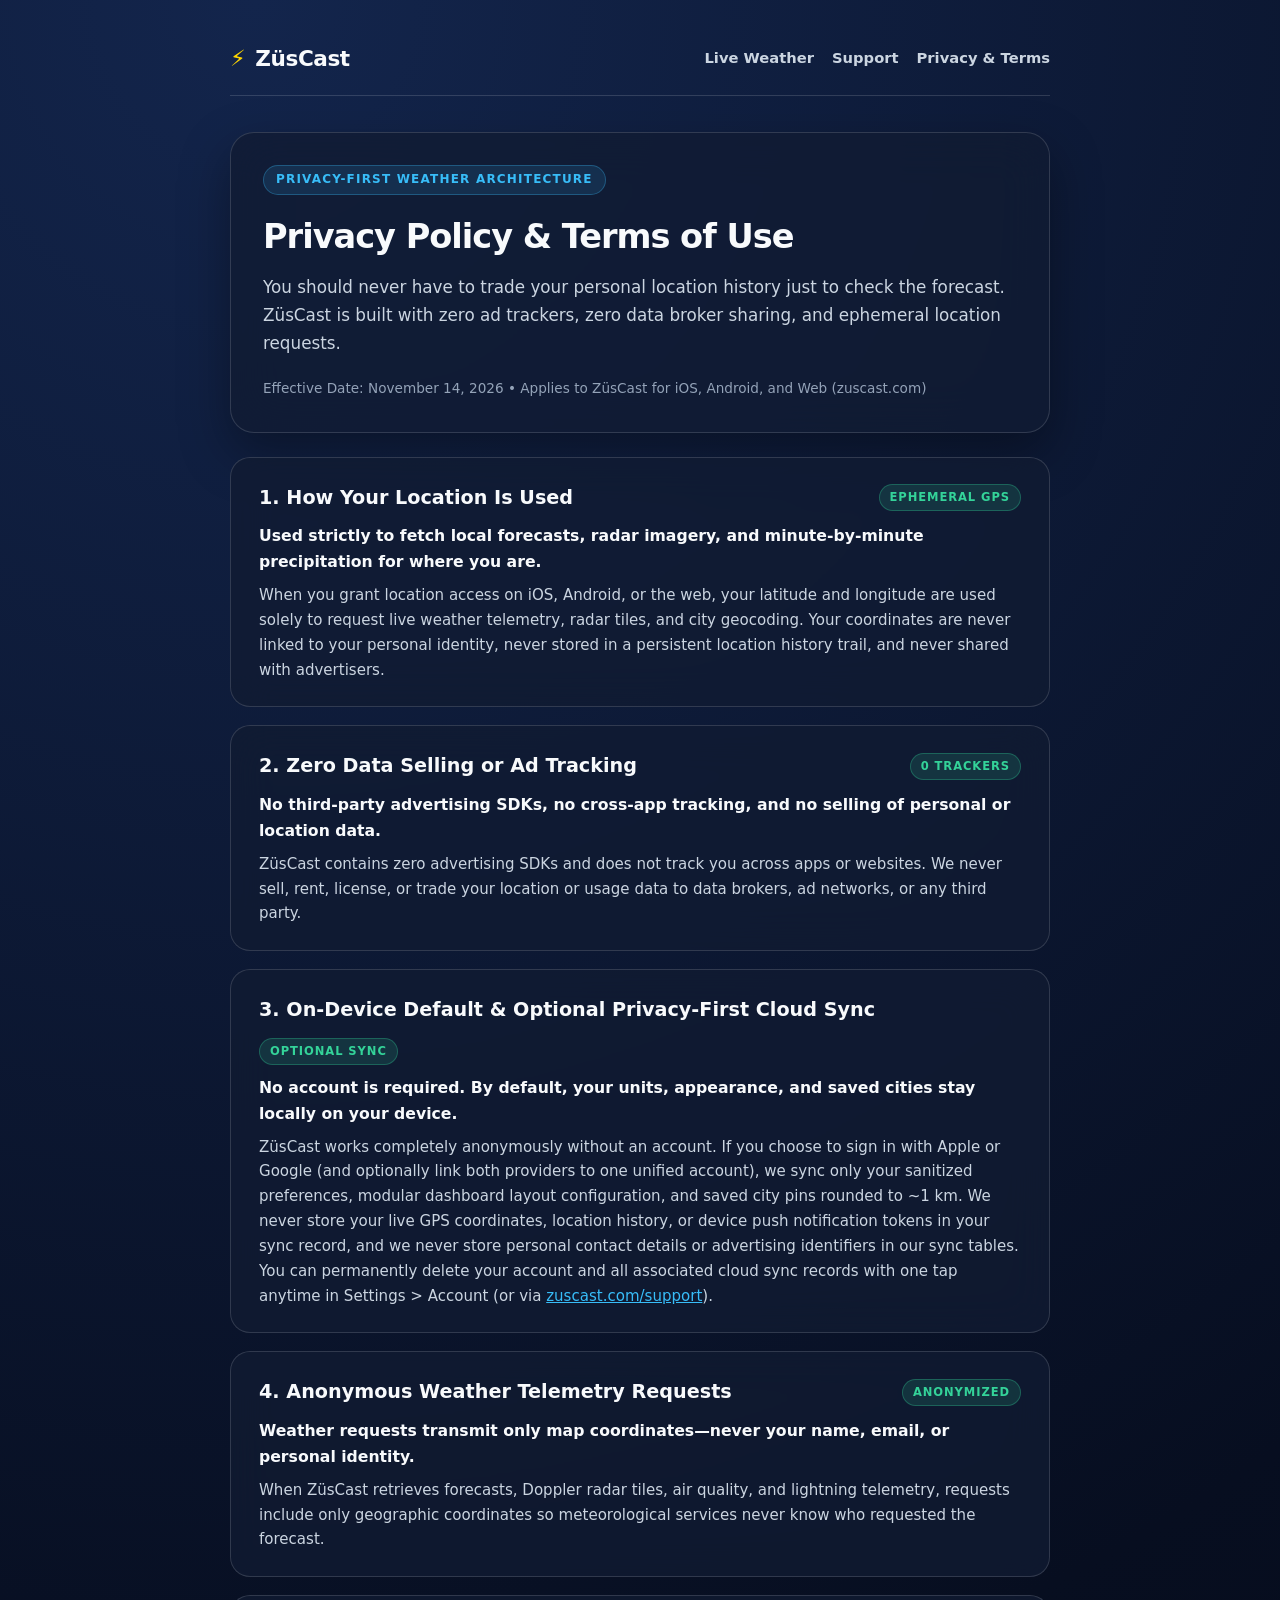
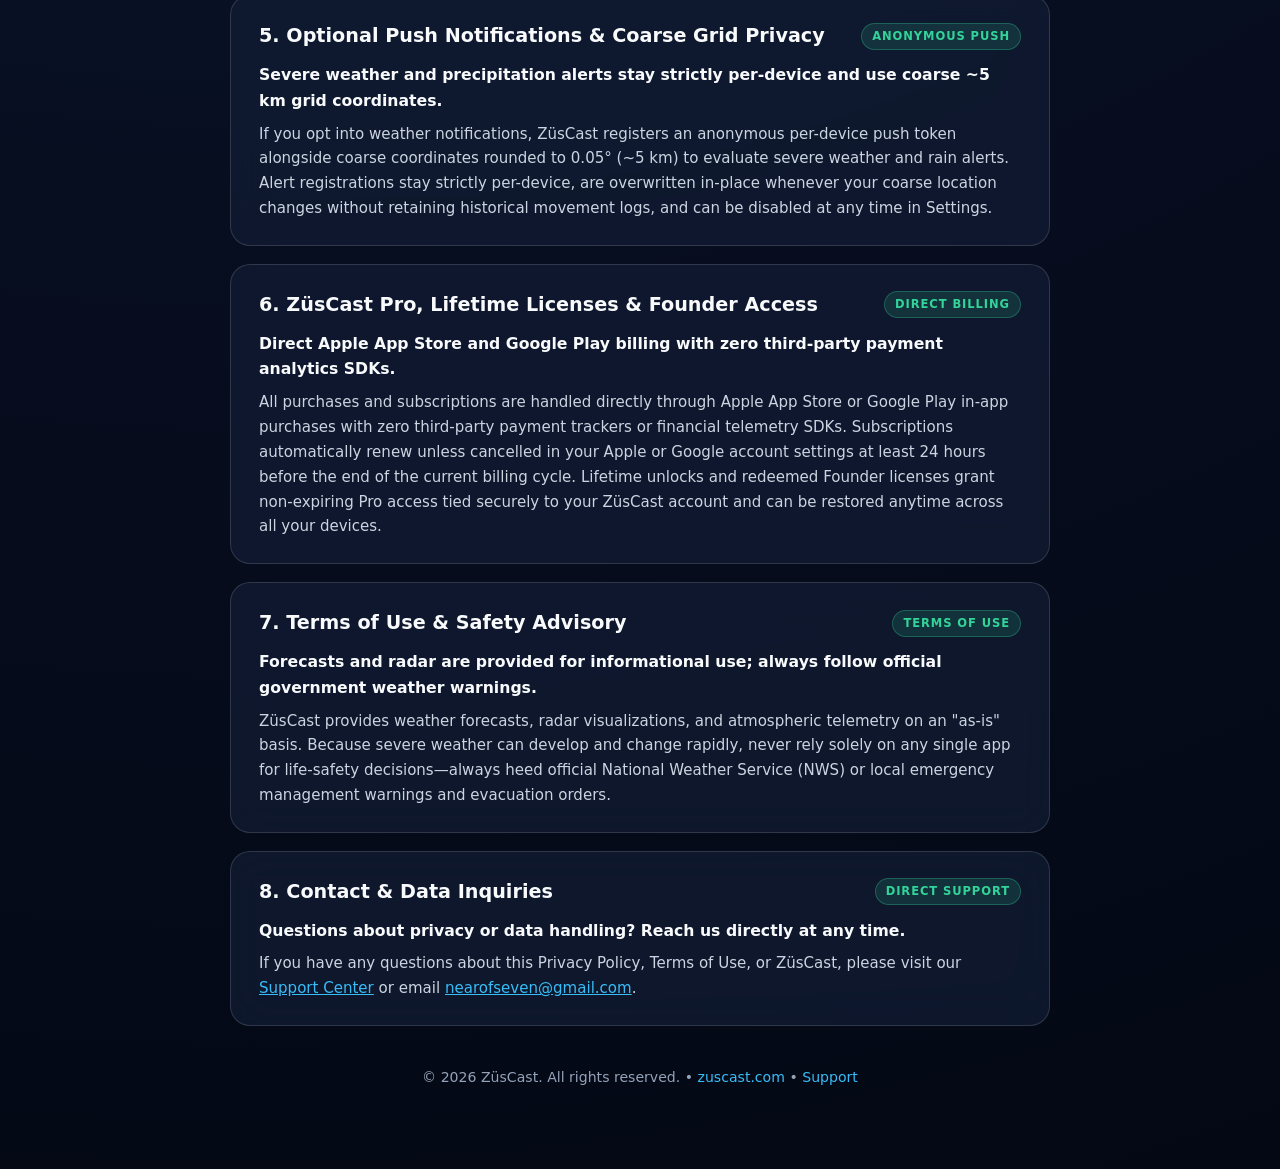
<file: privacy/index.html>
<!DOCTYPE html>
<html lang="en">
<head>
  <meta charset="UTF-8" />
  <meta name="viewport" content="width=device-width, initial-scale=1.0" />
  <title>ZüsCast — Privacy Policy & Terms of Use</title>
  <meta name="description" content="ZüsCast Privacy Policy and Terms of Use. Zero ad trackers, zero data selling, ephemeral GPS coordinates, and 100% on-device preferences." />
  <link rel="icon" type="image/svg+xml" href="/favicon.svg" />
  <link rel="apple-touch-icon" href="/apple-touch-icon.png" />
  <style>
    :root {
      --bg-deep: #070e20;
      --bg-card: rgba(17, 27, 51, 0.78);
      --border-glass: rgba(255, 255, 255, 0.14);
      --text-primary: #f8fafc;
      --text-secondary: #cbd5e1;
      --text-muted: #94a3b8;
      --gold: #ffd700;
      --cyan: #38bdf8;
      --emerald: #34d399;
      --violet: #a78bfa;
    }
    * { box-sizing: border-box; margin: 0; padding: 0; }
    body {
      font-family: -apple-system, BlinkMacSystemFont, "SF Pro Display", "SF Pro Text", "Inter", system-ui, sans-serif;
      background: radial-gradient(circle at 20% 0%, #13254c 0%, #070e20 60%, #040814 100%);
      color: var(--text-primary);
      line-height: 1.65;
      min-height: 100vh;
      padding: 40px 20px 80px;
    }
    .container {
      max-width: 820px;
      margin: 0 auto;
    }
    .top-nav {
      display: flex;
      align-items: center;
      justify-content: space-between;
      margin-bottom: 36px;
      padding-bottom: 18px;
      border-bottom: 1px solid var(--border-glass);
    }
    .brand {
      display: inline-flex;
      align-items: center;
      gap: 10px;
      color: var(--text-primary);
      text-decoration: none;
      font-weight: 800;
      font-size: 1.35rem;
      letter-spacing: -0.02em;
    }
    .brand-bolt {
      color: var(--gold);
      font-size: 1.4rem;
    }
    .nav-links {
      display: flex;
      gap: 18px;
    }
    .nav-links a {
      color: var(--text-secondary);
      text-decoration: none;
      font-size: 0.92rem;
      font-weight: 600;
      transition: color 0.15s ease;
    }
    .nav-links a:hover {
      color: var(--cyan);
    }
    .hero-card {
      background: var(--bg-card);
      backdrop-filter: blur(24px);
      -webkit-backdrop-filter: blur(24px);
      border: 1px solid var(--border-glass);
      border-radius: 24px;
      padding: 32px;
      margin-bottom: 24px;
      box-shadow: 0 20px 50px rgba(0, 0, 0, 0.35);
    }
    .eyebrow {
      display: inline-block;
      font-size: 0.75rem;
      font-weight: 700;
      letter-spacing: 0.1em;
      text-transform: uppercase;
      color: var(--cyan);
      background: rgba(56, 189, 248, 0.12);
      border: 1px solid rgba(56, 189, 248, 0.3);
      padding: 4px 12px;
      border-radius: 999px;
      margin-bottom: 14px;
    }
    h1 {
      font-size: 2.1rem;
      font-weight: 800;
      letter-spacing: -0.03em;
      margin-bottom: 10px;
    }
    .subtitle {
      color: var(--text-secondary);
      font-size: 1.05rem;
      margin-bottom: 20px;
    }
    .meta {
      font-size: 0.85rem;
      color: var(--text-muted);
    }
    .clause-grid {
      display: grid;
      gap: 18px;
    }
    .clause-card {
      background: var(--bg-card);
      backdrop-filter: blur(20px);
      -webkit-backdrop-filter: blur(20px);
      border: 1px solid var(--border-glass);
      border-radius: 20px;
      padding: 24px 28px;
    }
    .clause-header {
      display: flex;
      align-items: center;
      justify-content: space-between;
      gap: 12px;
      flex-wrap: wrap;
      margin-bottom: 10px;
    }
    .clause-header h2 {
      font-size: 1.2rem;
      font-weight: 700;
      color: var(--text-primary);
    }
    .badge {
      font-size: 0.72rem;
      font-weight: 700;
      letter-spacing: 0.08em;
      text-transform: uppercase;
      padding: 3px 10px;
      border-radius: 999px;
      background: rgba(52, 211, 153, 0.14);
      color: var(--emerald);
      border: 1px solid rgba(52, 211, 153, 0.3);
    }
    .summary {
      font-weight: 600;
      color: var(--text-primary);
      margin-bottom: 8px;
      font-size: 0.98rem;
    }
    .detail {
      color: var(--text-secondary);
      font-size: 0.94rem;
    }
    footer {
      margin-top: 40px;
      text-align: center;
      color: var(--text-muted);
      font-size: 0.88rem;
    }
    footer a {
      color: var(--cyan);
      text-decoration: none;
    }
  </style>
</head>
<body>
  <div class="container">
    <nav class="top-nav">
      <a href="https://zuscast.com" class="brand"><span class="brand-bolt">⚡</span> ZüsCast</a>
      <div class="nav-links">
        <a href="https://zuscast.com">Live Weather</a>
        <a href="https://zuscast.com/support">Support</a>
        <a href="https://zuscast.com/privacy">Privacy &amp; Terms</a>
      </div>
    </nav>

    <section class="hero-card">
      <span class="eyebrow">Privacy-First Weather Architecture</span>
      <h1>Privacy Policy &amp; Terms of Use</h1>
      <p class="subtitle">
        You should never have to trade your personal location history just to check the forecast. ZüsCast is built with zero ad trackers, zero data broker sharing, and ephemeral location requests.
      </p>
      <p class="meta">Effective Date: November 14, 2026 &bull; Applies to ZüsCast for iOS, Android, and Web (zuscast.com)</p>
    </section>

    <div class="clause-grid">
      <article class="clause-card">
        <div class="clause-header">
          <h2>1. How Your Location Is Used</h2>
          <span class="badge">Ephemeral GPS</span>
        </div>
        <p class="summary">Used strictly to fetch local forecasts, radar imagery, and minute-by-minute precipitation for where you are.</p>
        <p class="detail">
          When you grant location access on iOS, Android, or the web, your latitude and longitude are used solely to request live weather telemetry, radar tiles, and city geocoding. Your coordinates are never linked to your personal identity, never stored in a persistent location history trail, and never shared with advertisers.
        </p>
      </article>

      <article class="clause-card">
        <div class="clause-header">
          <h2>2. Zero Data Selling or Ad Tracking</h2>
          <span class="badge">0 Trackers</span>
        </div>
        <p class="summary">No third-party advertising SDKs, no cross-app tracking, and no selling of personal or location data.</p>
        <p class="detail">
          ZüsCast contains zero advertising SDKs and does not track you across apps or websites. We never sell, rent, license, or trade your location or usage data to data brokers, ad networks, or any third party.
        </p>
      </article>

      <article class="clause-card">
        <div class="clause-header">
          <h2>3. On-Device Default &amp; Optional Privacy-First Cloud Sync</h2>
          <span class="badge">Optional Sync</span>
        </div>
        <p class="summary">No account is required. By default, your units, appearance, and saved cities stay locally on your device.</p>
        <p class="detail">
          ZüsCast works completely anonymously without an account. If you choose to sign in with Apple or Google (and optionally link both providers to one unified account), we sync only your sanitized preferences, modular dashboard layout configuration, and saved city pins rounded to ~1 km. We never store your live GPS coordinates, location history, or device push notification tokens in your sync record, and we never store personal contact details or advertising identifiers in our sync tables. You can permanently delete your account and all associated cloud sync records with one tap anytime in Settings &gt; Account (or via <a href="https://zuscast.com/support" style="color: var(--cyan);">zuscast.com/support</a>).
        </p>
      </article>

      <article class="clause-card">
        <div class="clause-header">
          <h2>4. Anonymous Weather Telemetry Requests</h2>
          <span class="badge">Anonymized</span>
        </div>
        <p class="summary">Weather requests transmit only map coordinates—never your name, email, or personal identity.</p>
        <p class="detail">
          When ZüsCast retrieves forecasts, Doppler radar tiles, air quality, and lightning telemetry, requests include only geographic coordinates so meteorological services never know who requested the forecast.
        </p>
      </article>

      <article class="clause-card">
        <div class="clause-header">
          <h2>5. Optional Push Notifications &amp; Coarse Grid Privacy</h2>
          <span class="badge">Anonymous Push</span>
        </div>
        <p class="summary">Severe weather and precipitation alerts stay strictly per-device and use coarse ~5 km grid coordinates.</p>
        <p class="detail">
          If you opt into weather notifications, ZüsCast registers an anonymous per-device push token alongside coarse coordinates rounded to 0.05° (~5 km) to evaluate severe weather and rain alerts. Alert registrations stay strictly per-device, are overwritten in-place whenever your coarse location changes without retaining historical movement logs, and can be disabled at any time in Settings.
        </p>
      </article>

      <article class="clause-card">
        <div class="clause-header">
          <h2>6. ZüsCast Pro, Lifetime Licenses &amp; Founder Access</h2>
          <span class="badge">Direct Billing</span>
        </div>
        <p class="summary">Direct Apple App Store and Google Play billing with zero third-party payment analytics SDKs.</p>
        <p class="detail">
          All purchases and subscriptions are handled directly through Apple App Store or Google Play in-app purchases with zero third-party payment trackers or financial telemetry SDKs. Subscriptions automatically renew unless cancelled in your Apple or Google account settings at least 24 hours before the end of the current billing cycle. Lifetime unlocks and redeemed Founder licenses grant non-expiring Pro access tied securely to your ZüsCast account and can be restored anytime across all your devices.
        </p>
      </article>

      <article class="clause-card">
        <div class="clause-header">
          <h2>7. Terms of Use &amp; Safety Advisory</h2>
          <span class="badge">Terms of Use</span>
        </div>
        <p class="summary">Forecasts and radar are provided for informational use; always follow official government weather warnings.</p>
        <p class="detail">
          ZüsCast provides weather forecasts, radar visualizations, and atmospheric telemetry on an "as-is" basis. Because severe weather can develop and change rapidly, never rely solely on any single app for life-safety decisions—always heed official National Weather Service (NWS) or local emergency management warnings and evacuation orders.
        </p>
      </article>

      <article class="clause-card">
        <div class="clause-header">
          <h2>8. Contact &amp; Data Inquiries</h2>
          <span class="badge">Direct Support</span>
        </div>
        <p class="summary">Questions about privacy or data handling? Reach us directly at any time.</p>
        <p class="detail">
          If you have any questions about this Privacy Policy, Terms of Use, or ZüsCast, please visit our <a href="https://zuscast.com/support" style="color: var(--cyan);">Support Center</a> or email <a href="mailto:nearofseven@gmail.com" style="color: var(--cyan);">nearofseven@gmail.com</a>.
        </p>
      </article>
    </div>

    <footer>
      <p>&copy; 2026 ZüsCast. All rights reserved. &bull; <a href="https://zuscast.com">zuscast.com</a> &bull; <a href="https://zuscast.com/support">Support</a></p>
    </footer>
  </div>
</body>
</html>
</file>
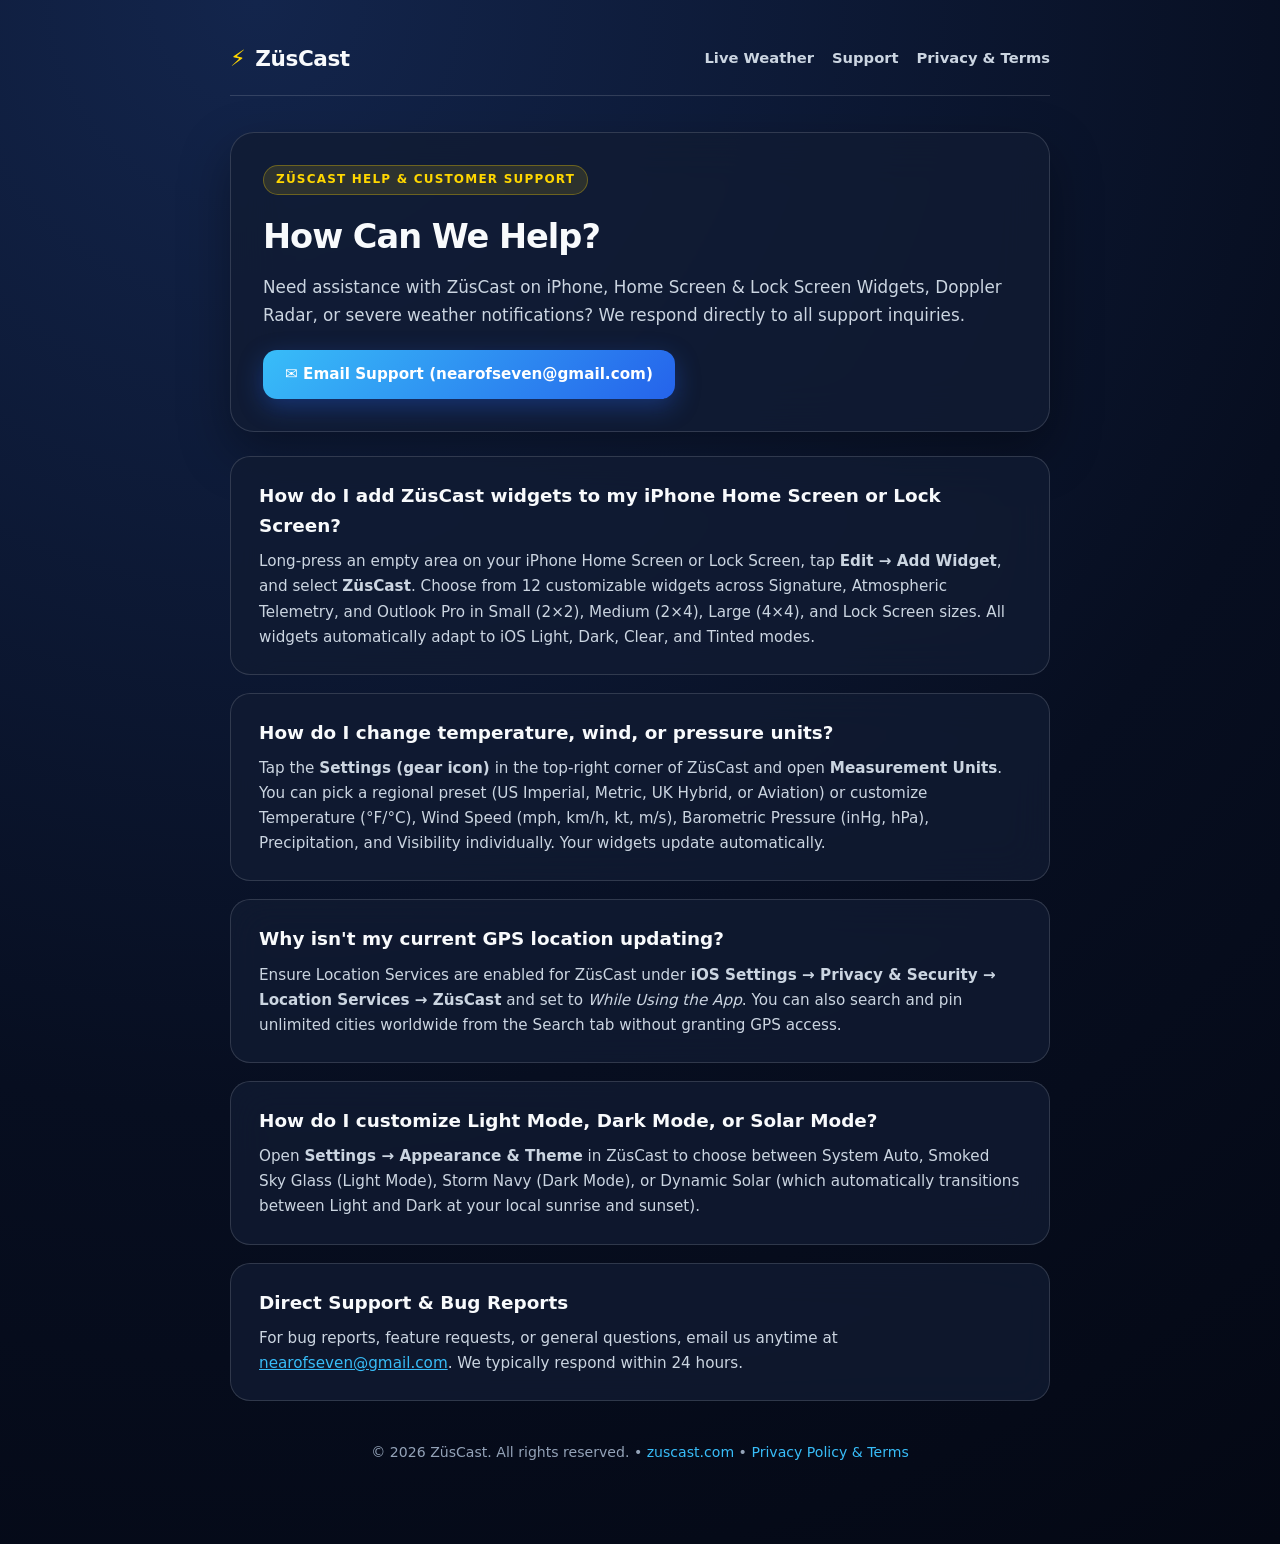
<file: support/index.html>
<!DOCTYPE html>
<html lang="en">
<head>
  <meta charset="UTF-8" />
  <meta name="viewport" content="width=device-width, initial-scale=1.0" />
  <title>ZüsCast — App Support & Help Center</title>
  <meta name="description" content="Official support center, FAQ, and contact information for ZüsCast on iOS, Android, and Web." />
  <link rel="icon" type="image/svg+xml" href="/favicon.svg" />
  <link rel="apple-touch-icon" href="/apple-touch-icon.png" />
  <style>
    :root {
      --bg-deep: #070e20;
      --bg-card: rgba(17, 27, 51, 0.78);
      --border-glass: rgba(255, 255, 255, 0.14);
      --text-primary: #f8fafc;
      --text-secondary: #cbd5e1;
      --text-muted: #94a3b8;
      --gold: #ffd700;
      --cyan: #38bdf8;
      --emerald: #34d399;
    }
    * { box-sizing: border-box; margin: 0; padding: 0; }
    body {
      font-family: -apple-system, BlinkMacSystemFont, "SF Pro Display", "SF Pro Text", "Inter", system-ui, sans-serif;
      background: radial-gradient(circle at 20% 0%, #13254c 0%, #070e20 60%, #040814 100%);
      color: var(--text-primary);
      line-height: 1.65;
      min-height: 100vh;
      padding: 40px 20px 80px;
    }
    .container {
      max-width: 820px;
      margin: 0 auto;
    }
    .top-nav {
      display: flex;
      align-items: center;
      justify-content: space-between;
      margin-bottom: 36px;
      padding-bottom: 18px;
      border-bottom: 1px solid var(--border-glass);
    }
    .brand {
      display: inline-flex;
      align-items: center;
      gap: 10px;
      color: var(--text-primary);
      text-decoration: none;
      font-weight: 800;
      font-size: 1.35rem;
      letter-spacing: -0.02em;
    }
    .brand-bolt {
      color: var(--gold);
      font-size: 1.4rem;
    }
    .nav-links {
      display: flex;
      gap: 18px;
    }
    .nav-links a {
      color: var(--text-secondary);
      text-decoration: none;
      font-size: 0.92rem;
      font-weight: 600;
      transition: color 0.15s ease;
    }
    .nav-links a:hover {
      color: var(--cyan);
    }
    .hero-card {
      background: var(--bg-card);
      backdrop-filter: blur(24px);
      -webkit-backdrop-filter: blur(24px);
      border: 1px solid var(--border-glass);
      border-radius: 24px;
      padding: 32px;
      margin-bottom: 24px;
      box-shadow: 0 20px 50px rgba(0, 0, 0, 0.35);
    }
    .eyebrow {
      display: inline-block;
      font-size: 0.75rem;
      font-weight: 700;
      letter-spacing: 0.1em;
      text-transform: uppercase;
      color: var(--gold);
      background: rgba(255, 215, 0, 0.12);
      border: 1px solid rgba(255, 215, 0, 0.3);
      padding: 4px 12px;
      border-radius: 999px;
      margin-bottom: 14px;
    }
    h1 {
      font-size: 2.1rem;
      font-weight: 800;
      letter-spacing: -0.03em;
      margin-bottom: 10px;
    }
    .subtitle {
      color: var(--text-secondary);
      font-size: 1.05rem;
      margin-bottom: 20px;
    }
    .contact-btn {
      display: inline-flex;
      align-items: center;
      gap: 8px;
      background: linear-gradient(135deg, #38bdf8, #2563eb);
      color: #fff;
      font-weight: 700;
      font-size: 0.95rem;
      padding: 12px 22px;
      border-radius: 14px;
      text-decoration: none;
      box-shadow: 0 8px 24px rgba(37, 99, 235, 0.35);
    }
    .faq-grid {
      display: grid;
      gap: 18px;
    }
    .faq-card {
      background: var(--bg-card);
      backdrop-filter: blur(20px);
      -webkit-backdrop-filter: blur(20px);
      border: 1px solid var(--border-glass);
      border-radius: 20px;
      padding: 24px 28px;
    }
    .faq-card h2 {
      font-size: 1.15rem;
      font-weight: 700;
      margin-bottom: 8px;
      color: var(--text-primary);
    }
    .faq-card p {
      color: var(--text-secondary);
      font-size: 0.95rem;
    }
    footer {
      margin-top: 40px;
      text-align: center;
      color: var(--text-muted);
      font-size: 0.88rem;
    }
    footer a {
      color: var(--cyan);
      text-decoration: none;
    }
  </style>
</head>
<body>
  <div class="container">
    <nav class="top-nav">
      <a href="https://zuscast.com" class="brand"><span class="brand-bolt">⚡</span> ZüsCast</a>
      <div class="nav-links">
        <a href="https://zuscast.com">Live Weather</a>
        <a href="https://zuscast.com/support">Support</a>
        <a href="https://zuscast.com/privacy">Privacy &amp; Terms</a>
      </div>
    </nav>

    <section class="hero-card">
      <span class="eyebrow">ZüsCast Help &amp; Customer Support</span>
      <h1>How Can We Help?</h1>
      <p class="subtitle">
        Need assistance with ZüsCast on iPhone, Home Screen &amp; Lock Screen Widgets, Doppler Radar, or severe weather notifications? We respond directly to all support inquiries.
      </p>
      <a class="contact-btn" href="mailto:nearofseven@gmail.com?subject=Z%C3%BCsCast%20App%20Support">
        ✉ Email Support (nearofseven@gmail.com)
      </a>
    </section>

    <div class="faq-grid">
      <article class="faq-card">
        <h2>How do I add ZüsCast widgets to my iPhone Home Screen or Lock Screen?</h2>
        <p>
          Long-press an empty area on your iPhone Home Screen or Lock Screen, tap <strong>Edit &rarr; Add Widget</strong>, and select <strong>ZüsCast</strong>. Choose from 12 customizable widgets across Signature, Atmospheric Telemetry, and Outlook Pro in Small (2&times;2), Medium (2&times;4), Large (4&times;4), and Lock Screen sizes. All widgets automatically adapt to iOS Light, Dark, Clear, and Tinted modes.
        </p>
      </article>

      <article class="faq-card">
        <h2>How do I change temperature, wind, or pressure units?</h2>
        <p>
          Tap the <strong>Settings (gear icon)</strong> in the top-right corner of ZüsCast and open <strong>Measurement Units</strong>. You can pick a regional preset (US Imperial, Metric, UK Hybrid, or Aviation) or customize Temperature (&deg;F/&deg;C), Wind Speed (mph, km/h, kt, m/s), Barometric Pressure (inHg, hPa), Precipitation, and Visibility individually. Your widgets update automatically.
        </p>
      </article>

      <article class="faq-card">
        <h2>Why isn't my current GPS location updating?</h2>
        <p>
          Ensure Location Services are enabled for ZüsCast under <strong>iOS Settings &rarr; Privacy &amp; Security &rarr; Location Services &rarr; ZüsCast</strong> and set to <em>While Using the App</em>. You can also search and pin unlimited cities worldwide from the Search tab without granting GPS access.
        </p>
      </article>

      <article class="faq-card">
        <h2>How do I customize Light Mode, Dark Mode, or Solar Mode?</h2>
        <p>
          Open <strong>Settings &rarr; Appearance &amp; Theme</strong> in ZüsCast to choose between System Auto, Smoked Sky Glass (Light Mode), Storm Navy (Dark Mode), or Dynamic Solar (which automatically transitions between Light and Dark at your local sunrise and sunset).
        </p>
      </article>

      <article class="faq-card">
        <h2>Direct Support &amp; Bug Reports</h2>
        <p>
          For bug reports, feature requests, or general questions, email us anytime at <a href="mailto:nearofseven@gmail.com" style="color: var(--cyan);">nearofseven@gmail.com</a>. We typically respond within 24 hours.
        </p>
      </article>
    </div>

    <footer>
      <p>&copy; 2026 ZüsCast. All rights reserved. &bull; <a href="https://zuscast.com">zuscast.com</a> &bull; <a href="https://zuscast.com/privacy">Privacy Policy &amp; Terms</a></p>
    </footer>
  </div>
</body>
</html>
</file>
